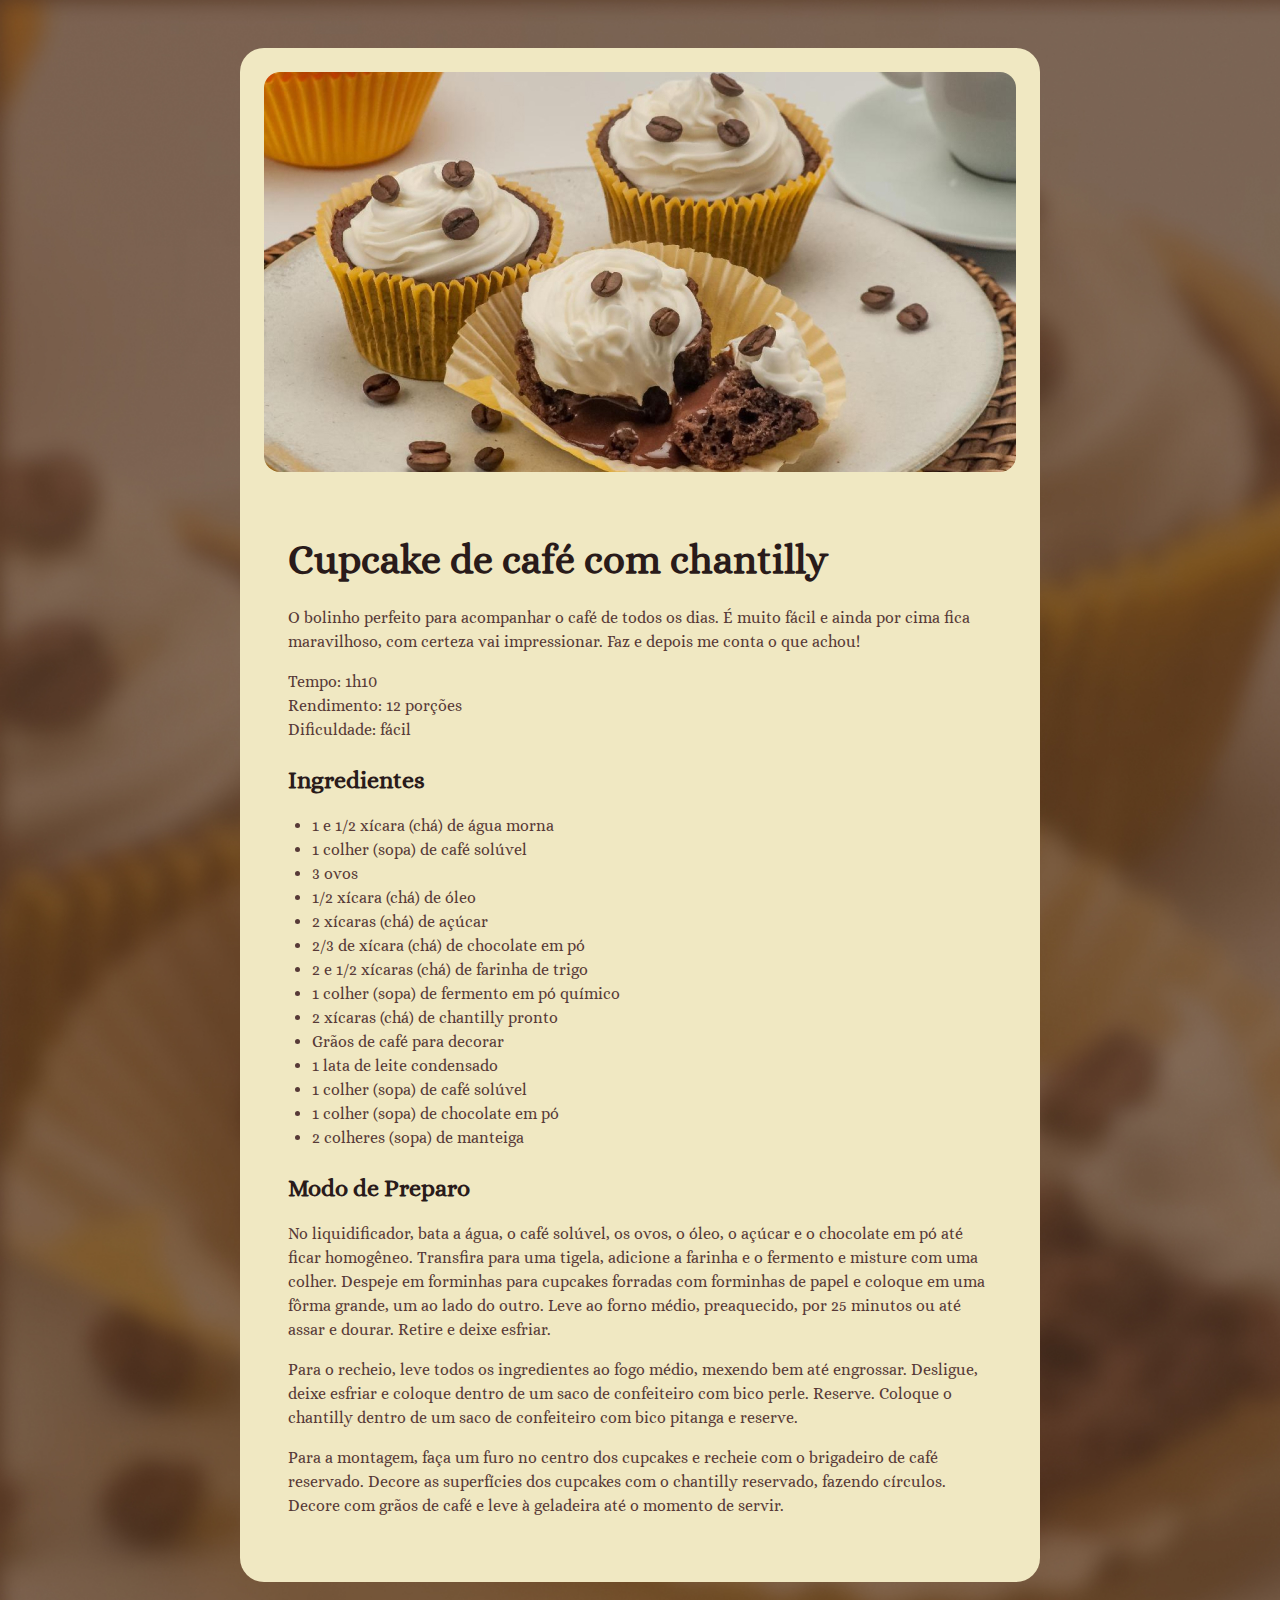
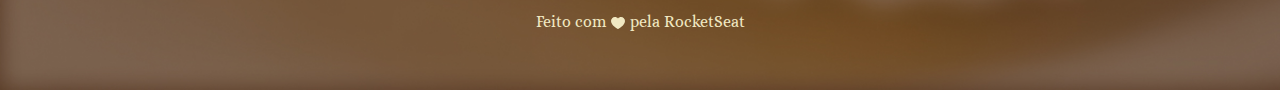
<file: 3. Projeto Receita/index.html>
<!DOCTYPE html>
<html lang="en">
<head>
    <meta charset="UTF-8">
    <meta name="viewport" content="width=device-width, initial-scale=1.0">
    <title>Receita</title>
    <link rel="stylesheet" href="style.css">
    <link rel="preconnect" href="https://fonts.googleapis.com">
    <link rel="preconnect" href="https://fonts.gstatic.com" crossorigin>
    <link href="https://fonts.googleapis.com/css2?family=Alice&display=swap" rel="stylesheet">

    
</head>
<body>
    <div id="page">
        <img src="./assets/main-image.jpg" alt="Imagem de um cupcake">
    <main>        
        <section id="about"></section>
        <h1>Cupcake de café com chantilly</h1>
        <p>O bolinho perfeito para acompanhar o café de todos os dias. É muito fácil e ainda por cima fica maravilhoso, com certeza vai impressionar. Faz e depois me conta o que achou!</p>
        <p>
            Tempo: 1h10 <br>
            Rendimento: 12 porções <br>
            Dificuldade: fácil
        </p>
        <section id="ingredients"></section>
        <h2>Ingredientes</h2>
        <ul>
            <li>1 e 1/2 xícara (chá) de água morna</li>
            <li>1 colher (sopa) de café solúvel</li>
            <li>3 ovos</li>
            <li>1/2 xícara (chá) de óleo</li>
            <li>2 xícaras (chá) de açúcar</li>
            <li>2/3 de xícara (chá) de chocolate em pó</li>
            <li>2 e 1/2 xícaras (chá) de farinha de trigo</li>
            <li>1 colher (sopa) de fermento em pó químico</li>
            <li>2 xícaras (chá) de chantilly pronto</li>
            <li>Grãos de café para decorar</li>
            <li>1 lata de leite condensado</li>
            <li>1 colher (sopa) de café solúvel</li>
            <li>1 colher (sopa) de chocolate em pó</li>
            <li>2 colheres (sopa) de manteiga  </li>
        </ul>
        
    
        <section id="preparation">
            <h2>Modo de Preparo</h2>
            <p>
                No liquidificador, bata a água, o café solúvel, os ovos, o óleo, o açúcar e o chocolate em pó até ficar homogêneo. Transfira para uma tigela, adicione a farinha e o fermento e misture com uma colher. Despeje em forminhas para cupcakes forradas com forminhas de papel e coloque em uma fôrma grande, um ao lado do outro. Leve ao forno médio, preaquecido, por 25 minutos ou até assar e dourar. Retire e deixe esfriar.   
            </p>
            <p>Para o recheio, leve todos os ingredientes ao fogo médio, mexendo bem até engrossar. Desligue, deixe esfriar e coloque dentro de um saco de confeiteiro com bico perle. Reserve. Coloque o chantilly dentro de um saco de confeiteiro com bico pitanga e reserve. </p>
            <p>Para a montagem, faça um furo no centro dos cupcakes e recheie com o brigadeiro de café reservado. Decore as superfícies dos cupcakes com o chantilly reservado, fazendo círculos. Decore com grãos de café e leve à geladeira até o momento de servir.</p>

        </section>

    

    </main>

</div>
<footer>Feito com <img src="assets/ph_heart-fill.svg"> pela RocketSeat</footer>
</body>

</html>
</file>
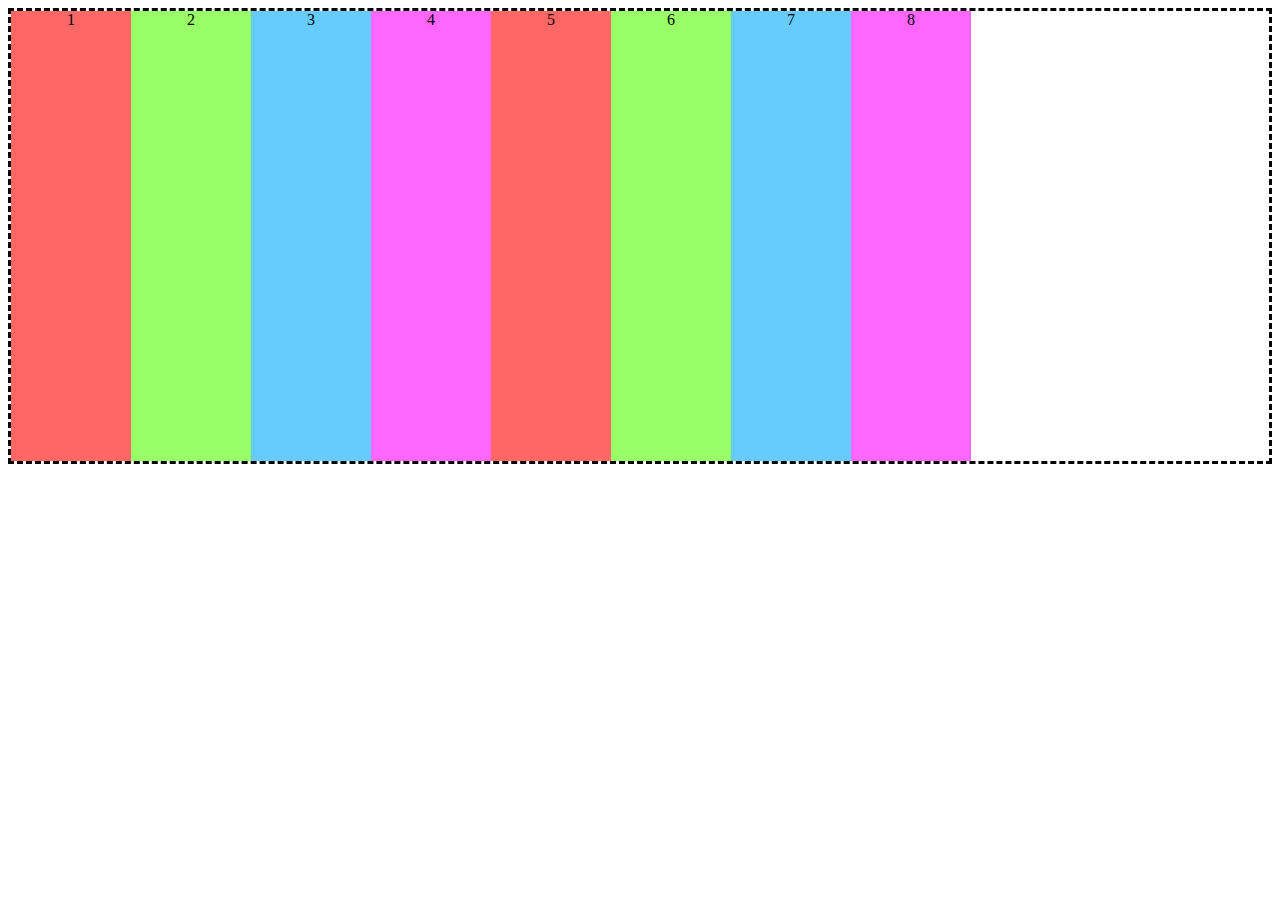
<file: 4. Flexbox/index.html>
<!DOCTYPE html>
<html lang="en">
<head>
    <meta charset="UTF-8">
    <meta name="viewport" content="width=device-width, initial-scale=1.0">
    <title>Test Flexbox</title>
    <link rel="stylesheet" href="style.css">
</head>
<body>
    <div class="container">
        <div class="item">1</div>
        <div class="item">2</div>
        <div class="item">3</div>
        <div class="item">4</div>
        <div class="item">5</div>
        <div class="item">6</div>
        <div class="item">7</div>
        <div class="item">8</div>
    </div>
    
</body>
</html>
</file>
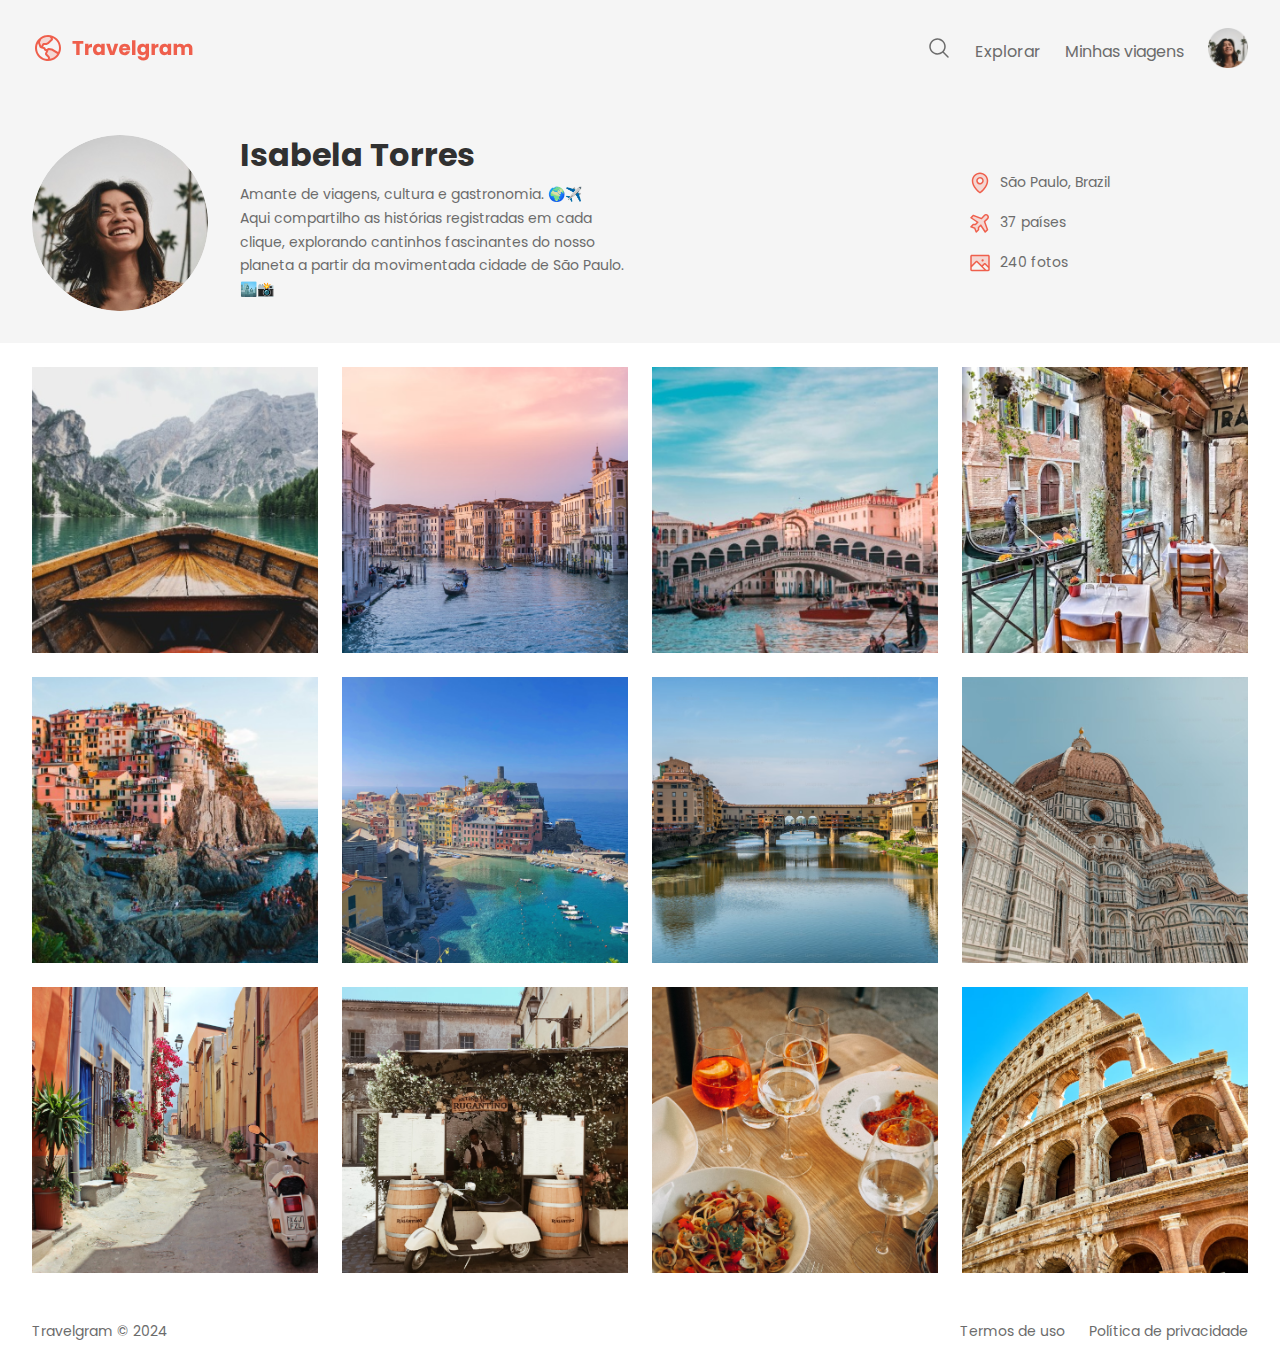
<file: 5. Travelgram/index.html>
<!DOCTYPE html>
<html lang="en">
  <head>
    <meta charset="UTF-8" />
    <meta name="viewport" content="width=device-width, initial-scale=1.0" />
    <title>Travelgram | Perfil de viagens</title>
    <link rel="stylesheet" href="styles/index.css" />
    <link rel="preconnect" href="https://fonts.googleapis.com" />
    <link rel="preconnect" href="https://fonts.gstatic.com" crossorigin />
    <link
      href="https://fonts.googleapis.com/css2?family=Poppins:ital,wght@0,100;0,200;0,300;0,400;0,500;0,600;0,700;0,800;0,900;1,100;1,200;1,300;1,400;1,500;1,600;1,700;1,800;1,900&display=swap"
      rel="stylesheet"
    />
  </head>
  <body>
    <div class="bg-surface-color">
      <nav class="container">
        <a href="#" id="logo">
          <img src="assets/icons/Logo.svg" alt="logomarca" />
        </a>
        <ul id="primary-menu">
          <li>
            <a href="#">
              <img src="assets/icons/MagnifyingGlass.svg" alt="Icone de lupa" />
            </a>
          </li>
          <li><a href="#">Explorar</a></li>
          <li><a href="#">Minhas viagens</a></li>
          <li>
            <a href="#">
              <img
                src="assets/images/Profile pic.png"
                alt="Imagem de Isabela Torres"
              />
            </a>
          </li>
        </ul>
      </nav>
      <header>
        <div class="container">
          <div id="profile">
            <img src="assets/images/Profile pic.png" alt="Imagem de Isabela" />
            <div>
                <h1>Isabela Torres</h1>
                <p>Amante de viagens, cultura e gastronomia. 🌍✈️  <br>
                Aqui compartilho as histórias registradas em cada clique, explorando cantinhos fascinantes do nosso planeta a partir da movimentada cidade de São Paulo. 🏙️📸
                </p>
            </div>
        </div>
            <ul id="info">
                <li>
                    <img src="assets/icons/MapPin.svg" alt="Icone de mapa">
                    <span>São Paulo, Brazil</span>                   
                </li>
                <li>
                    <img src="assets/icons/AirplaneTilt.svg" alt="Icone de Avião">
                    <span>37 países</span>                   
                </li>
                <li>
                    <img src="assets/icons/Image.svg" alt="Icone de Imagem">
                    <span>240 fotos</span>                   
                </li>
            </ul>     
        
        </div>
      </header>
    </div>

    <main class="container">
        <img src="assets/images/Image 01.png" alt="">
        <img src="assets/images/Image 02.png" alt="">
        <img src="assets/images/Image 03.png" alt="">
        <img src="assets/images/Image 04.png" alt="">
        <img src="assets/images/Image 05.png" alt="">
        <img src="assets/images/Image 06.png" alt="">
        <img src="assets/images/Image 07.png" alt="">
        <img src="assets/images/Image 08.png" alt="">
        <img src="assets/images/Image 09.png" alt="">
        <img src="assets/images/Image 10.png" alt="">
        <img src="assets/images/Image 11.png" alt="">
        <img src="assets/images/Image 12.png" alt="">

    </main>
    <footer class="container">
        <span>Travelgram &copy; 2024</span>
        <span>Termos de uso</span>
        <span>Política de privacidade</span>
    </footer>
  </body>

</html>
</file>
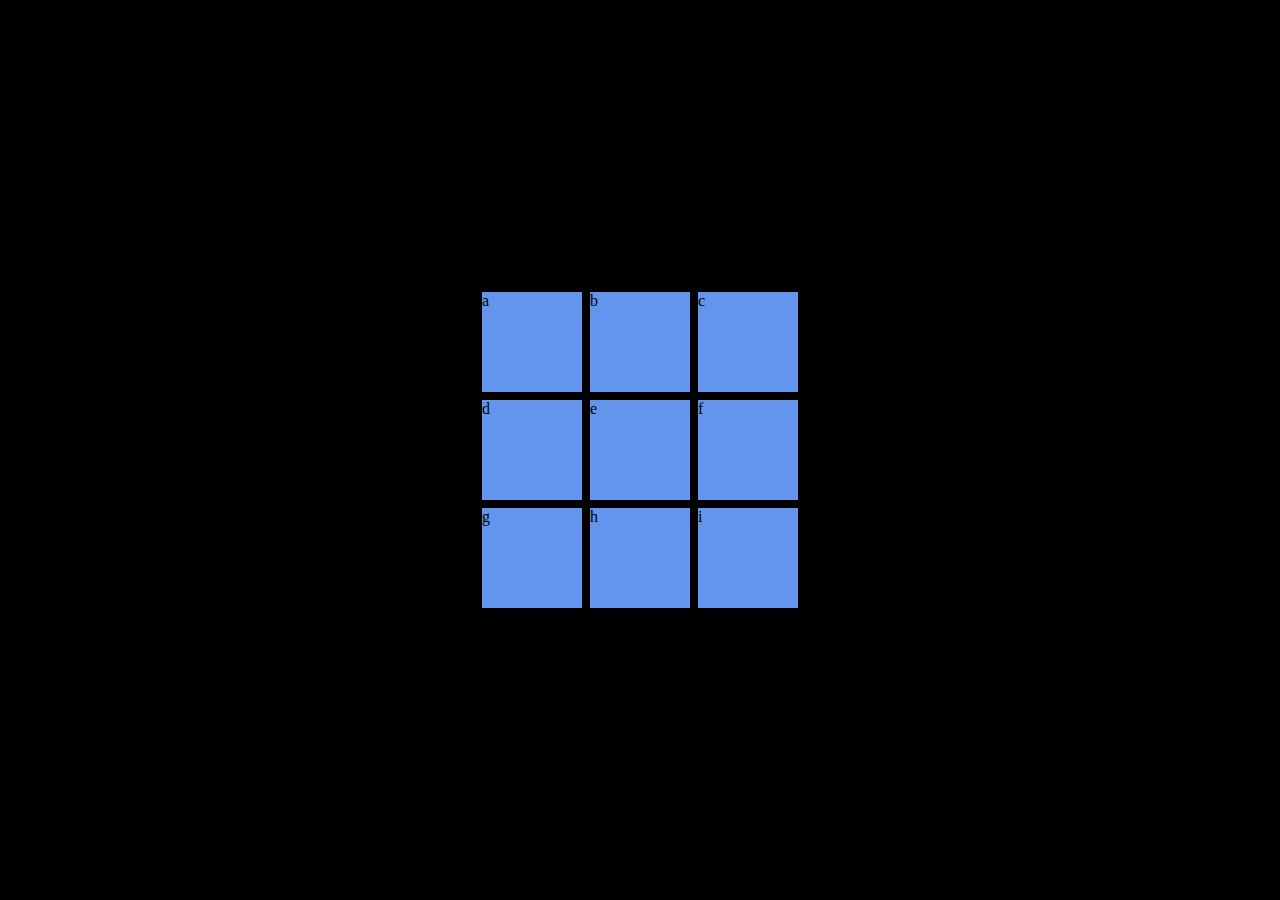
<file: 6. GRID/index.html>
<!DOCTYPE html>
<html lang="en">
<head>
    <meta charset="UTF-8">
    <meta name="viewport" content="width=device-width, initial-scale=1.0">
    <title>Document</title>
    <link rel="stylesheet" href="style.css">
</head>
<body>
    <div class="grid">
        <div>a</div>
        <div>b</div>
        <div>c</div>
        <div>d</div>
        <div>e</div>
        <div>f</div>
        <div>g</div>
        <div>h</div>
        <div>i</div>       
    </div>
    
</body>
</html>
</file>
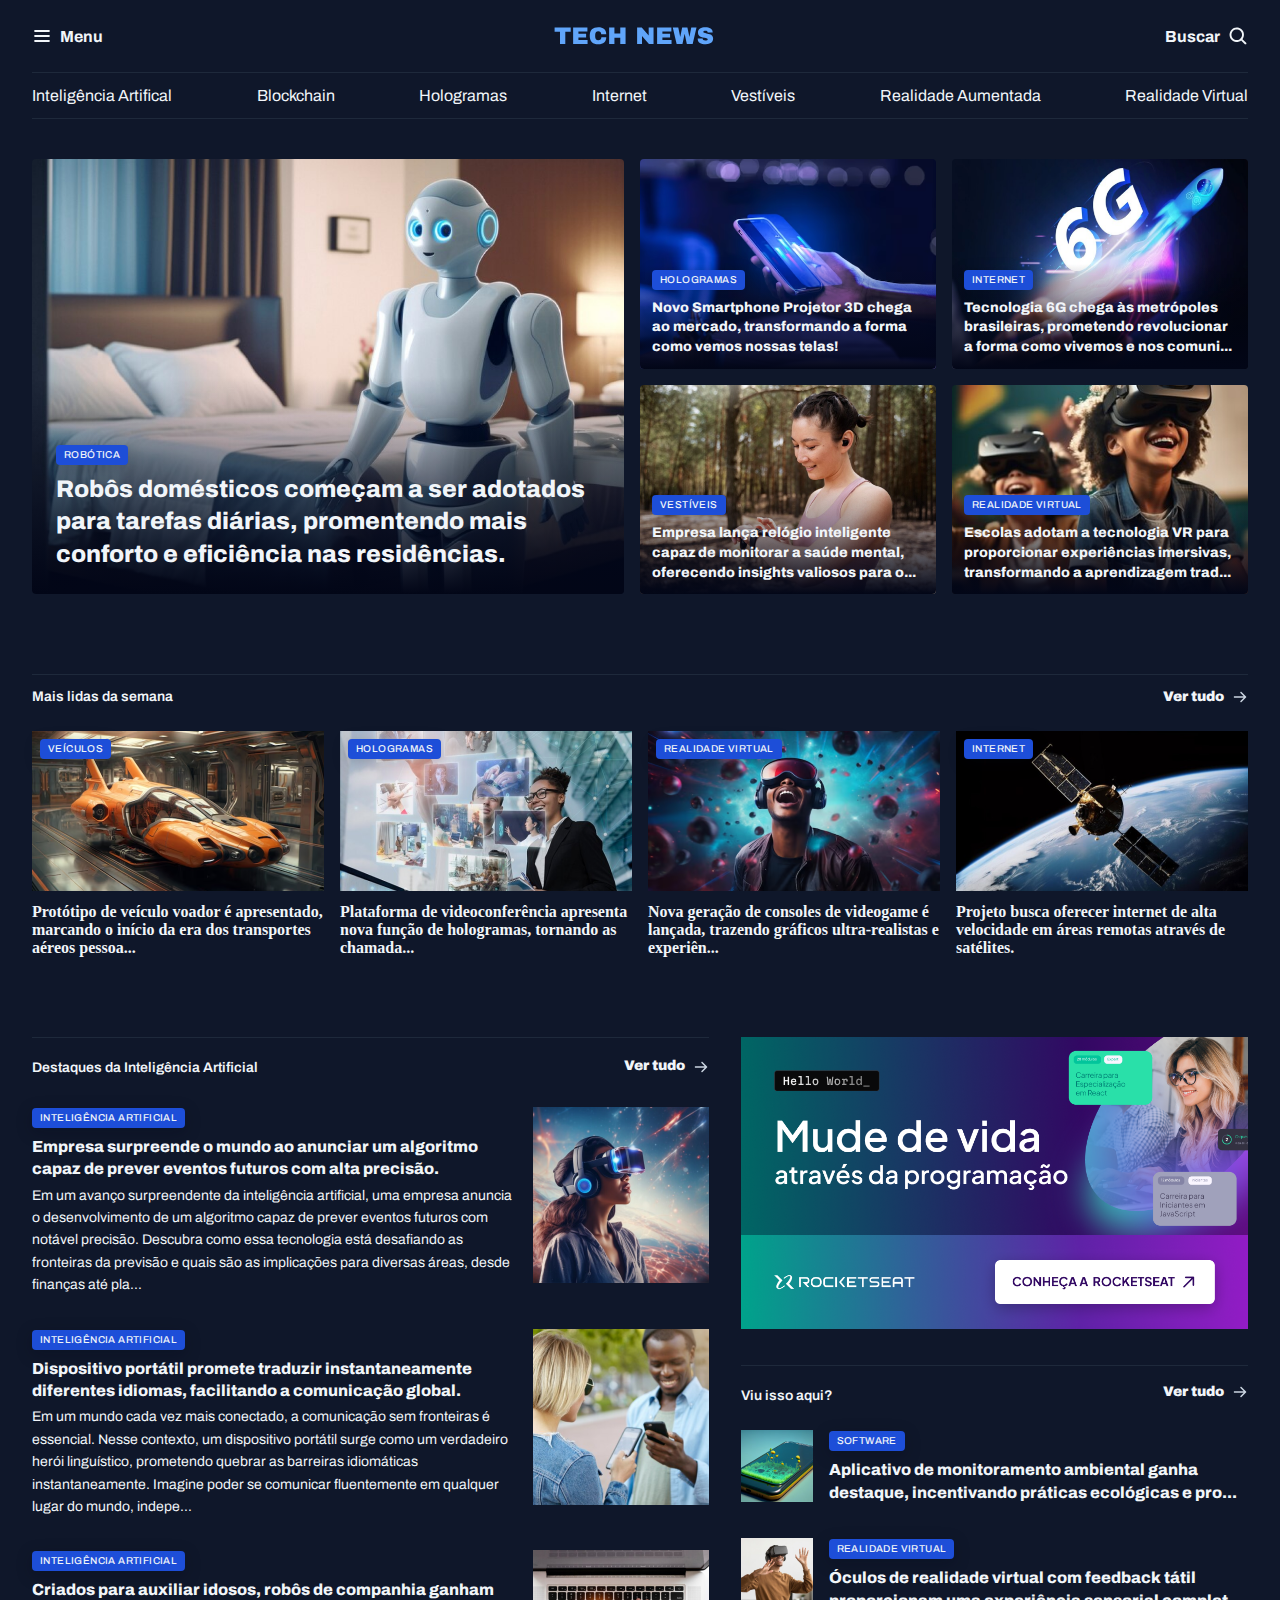
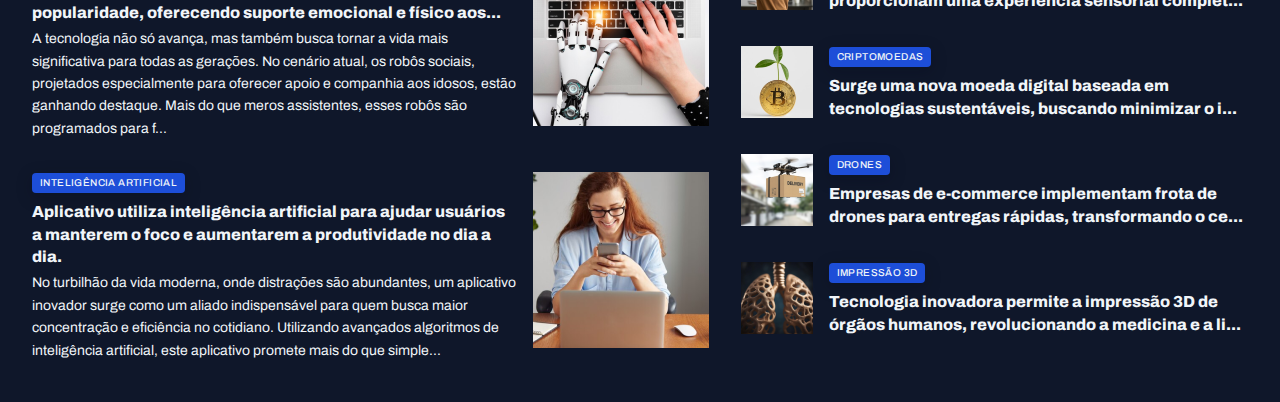
<file: 7. Projeto Portal Noticias/index.html>
<!DOCTYPE html>
<html lang="en">
  <head>
    <meta charset="UTF-8" />
    <meta name="viewport" content="width=device-width, initial-scale=1.0" />
    <title>Portal de notícias</title>
    <link rel="stylesheet" href="./styles/index.css" />
    <link rel="preconnect" href="https://fonts.googleapis.com" />
    <link rel="preconnect" href="https://fonts.gstatic.com" crossorigin />
    <link
      href="https://fonts.googleapis.com/css2?family=Archivo:ital,wght@0,100..900;1,100..900&display=swap"
      rel="stylesheet"
    />
  </head>
  <body>
    <header class="container">
      <nav id="primary" class="grid grid-flow-col">
        <div>
          <img src="assets/icons/List.svg" alt="iconde de menu" />
          <strong>Menu</strong>
        </div>
        <div>
          <img src="assets/Logo.svg" alt="TechNews logo" />
        </div>
        <div>
          <strong>Buscar</strong>
          <img src="assets/icons/MagnifyingGlass.svg" alt="Icone de pesquisa" />
        </div>
      </nav>
      <nav id="secondary" class="grid grid-flow-col">
        <a href="#">Inteligência Artifical</a>
        <a href="#">Blockchain</a>
        <a href="#">Hologramas</a>
        <a href="#">Internet</a>
        <a href="#">Vestíveis</a>
        <a href="#">Realidade Aumentada</a>
        <a href="#">Realidade Virtual</a>
      </nav>
    </header>
    <main class="grid container">
      <section id="featured" class="grid grid-flow-col gap-16">
        <figure class="card">
          <img src="assets/images/Image 01.png" alt="" />
          <figcaption>
            <span class="content-tag">robótica</span>
            <h2 class="text-2xl">
              Robôs domésticos começam a ser adotados para tarefas diárias,
              promentendo mais conforto e eficiência nas residências.
            </h2>
          </figcaption>
        </figure>
        <div class="grid grid-cols-2 gap-16">
          <figure class="card">
            <img src="assets/images/Image 02.png" alt="" />
            <figcaption>
              <span class="content-tag">Hologramas</span>
              <h2 class="text-lg">
                Novo Smartphone Projetor 3D chega ao mercado, transformando a
                forma como vemos nossas telas!
              </h2>
            </figcaption>
          </figure>
          <figure class="card">
            <img src="assets/images/Image 03.png" alt="" />
            <figcaption>
              <span class="content-tag">internet</span>
              <h2 class="text-lg">
                Tecnologia 6G chega às metrópoles brasileiras, prometendo
                revolucionar a forma como vivemos e nos comuni...
              </h2>
            </figcaption>
          </figure>
          <figure class="card">
            <img src="assets/images/Image 04.png" alt="" />
            <figcaption>
              <span class="content-tag">Vestíveis</span>
              <h2 class="text-lg">
                Empresa lança relógio inteligente capaz de monitorar a saúde
                mental, oferecendo insights valiosos para o...
              </h2>
            </figcaption>
          </figure>
          <figure class="card">
            <img src="assets/images/Image 05.png" alt="" />
            <figcaption>
              <span class="content-tag">Realidade Virtual</span>
              <h2 class="text-lg">
                Escolas adotam a tecnologia VR para proporcionar experiências
                imersivas, transformando a aprendizagem trad...
              </h2>
            </figcaption>
          </figure>
        </div>
      </section>
      <section id="weekly">
        <header class="grid grid-flow-col">
          <h3>Mais lidas da semana</h3>
          <a href="#" class="grid grid-flow-col">
            <strong>Ver tudo</strong>
            <span></span>
          </a>
        </header>
        <div class="grid gap-16">
          <figure>
            <span class="content-tag">veículos</span>
            <img src="assets/images/Image 06.png" alt="">
            <p>Protótipo de veículo voador é apresentado, marcando o início da era dos transportes aéreos pessoa...</p>
          </figure>
          <figure>
            <span class="content-tag">Hologramas</span>
            <img src="assets/images/Image 07.png" alt="">
            <p>Plataforma de videoconferência apresenta nova função de hologramas, tornando as chamada...</p>
          </figure>
          <figure>
            <span class="content-tag">Realidade Virtual</span>
            <img src="assets/images/Image 08.png" alt="">
            <p>Nova geração de consoles de videogame é lançada, trazendo gráficos ultra-realistas e experiên...</p>
          </figure>
          <figure>
            <span class="content-tag">Internet</span>
            <img src="assets/images/Image 09.png" alt="">
            <p>Projeto busca oferecer internet de alta velocidade em áreas remotas através de satélites.</p>
          </figure>
        </div>
      </section>
      <section id="ai">
        <header class="grid grid-flow-col">
          <h3>Destaques da Inteligência Artificial</h3>
          <a href="#" class="grid grid-flow-col">
            <strong>Ver tudo</strong>
            <span></span>
          </a>
        </header>
          <div class="grid gap-32">
          <article class="grid grid-flow-col gap-16">
            <div>
              <span class="content-tag">Inteligência Artificial</span>
              <h3 class="text-xl">
                Empresa surpreende o mundo ao anunciar um algoritmo capaz de prever eventos futuros com alta precisão.
              </h3>
              <p class="text-sm">
                Em um avanço surpreendente da inteligência artificial, uma empresa anuncia o desenvolvimento de um algoritmo capaz de prever eventos futuros com notável precisão. Descubra como essa tecnologia está desafiando as fronteiras da previsão e quais são as implicações para diversas áreas, desde finanças até pla...
              </p>
            </div>
            <div>
              <img src="assets/images/Image 10.png" alt="">
            </div>

          </article>
          <article class="grid grid-flow-col gap-16">
            <div>
              <span class="content-tag">Inteligência Artificial</span>
              <h3 class="text-xl">
                Dispositivo portátil promete traduzir instantaneamente diferentes idiomas, facilitando a comunicação global.
              </h3>
              <p class="text-sm">
                Em um mundo cada vez mais conectado, a comunicação sem fronteiras é essencial. Nesse contexto, um dispositivo portátil surge como um verdadeiro herói linguístico, prometendo quebrar as barreiras idiomáticas instantaneamente. Imagine poder se comunicar fluentemente em qualquer lugar do mundo, indepe...
              </p>
            </div>
            <div>
              <img src="assets/images/Image 11.png" alt="">
            </div>

          </article>
          <article class="grid grid-flow-col gap-16">
            <div>
              <span class="content-tag">Inteligência Artificial</span>
              <h3 class="text-xl">
                Criados para auxiliar idosos, robôs de companhia ganham popularidade, oferecendo suporte emocional e físico aos...
              </h3>
              <p class="text-sm">
                A tecnologia não só avança, mas também busca tornar a vida mais significativa para todas as gerações. No cenário atual, os robôs sociais, projetados especialmente para oferecer apoio e companhia aos idosos, estão ganhando destaque. Mais do que meros assistentes, esses robôs são programados para f...
              </p>
            </div>
            <div>
              <img src="assets/images/Image 12.png" alt="">
            </div>

          </article>
          <article class="grid grid-flow-col gap-16">
            <div>
              <span class="content-tag">Inteligência Artificial</span>
              <h3 class="text-xl">
                Aplicativo utiliza inteligência artificial para ajudar usuários a manterem o foco e aumentarem a produtividade no dia a dia.

              </h3>
              <p class="text-sm">
                No turbilhão da vida moderna, onde distrações são abundantes, um aplicativo inovador surge como um aliado indispensável para quem busca maior concentração e eficiência no cotidiano. Utilizando avançados algoritmos de inteligência artificial, este aplicativo promete mais do que simple...
              </p>
            </div>
            <div>
              <img src="assets/images/Image 13.png" alt="">
            </div>

          </article>
          </div>
      </section>
        <aside>
          <div id="ads">
            <img src="assets/Ads.png" alt="">
          </div>
          <section id="more">
            <header class="grid grid-flow-col">
              <h3>Viu isso aqui?</h3>
              <a href="#" class="grid grid-flow-col">
                <strong>Ver tudo</strong>
                <span></span>
              </a>
            </header>
            <div class="grid gap-32">
              <article class="grid grid-flow-col gap-16">
                <div>
                  <img src="assets/images/Image 14.png" alt="">
                </div> 
                <div>
                  <span class="content-tag">Software</span>
                  <h3 class="text-xl">
                    Aplicativo de monitoramento ambiental ganha destaque, incentivando práticas ecológicas e pro...
                  </h3>
                  
                </div>
              </article>
              <article class="grid grid-flow-col gap-16">
                <div>
                  <img src="assets/images/Image 15.png" alt="">
                </div> 
                <div>
                  <span class="content-tag">Realidade Virtual</span>
                  <h3 class="text-xl">
                    Óculos de realidade virtual com feedback tátil proporcionam uma experiência sensorial complet...
                  </h3>
                  
                </div>
              </article>  
              <article class="grid grid-flow-col gap-16">
                <div>
                  <img src="assets/images/Image 16.png" alt="">
                </div> 
                <div>
                  <span class="content-tag">Criptomoedas</span>
                  <h3 class="text-xl">
                    Surge uma nova moeda digital baseada em tecnologias sustentáveis, buscando minimizar o i...
                  </h3>
                  
                </div>
              </article>  
              <article class="grid grid-flow-col gap-16">
                <div>
                  <img src="assets/images/Image 17.png" alt="">
                </div> 
                <div>
                  <span class="content-tag">Drones</span>
                  <h3 class="text-xl">
                    Empresas de e-commerce implementam frota de drones para entregas rápidas, transformando o ce...
                  </h3>
                  
                </div>
              </article>  
              <article class="grid grid-flow-col gap-16">
                <div>
                  <img src="assets/images/Image 18.png" alt="">
                </div> 
                <div>
                  <span class="content-tag">Impressão 3D</span>
                  <h3 class="text-xl">
                    Tecnologia inovadora permite a impressão 3D de órgãos humanos, revolucionando a medicina e a li...
                  </h3>
                  
                </div>
              </article>    
            </div>

          </section>
        </aside>
      
    </main>
  </body>
</html>
</file>
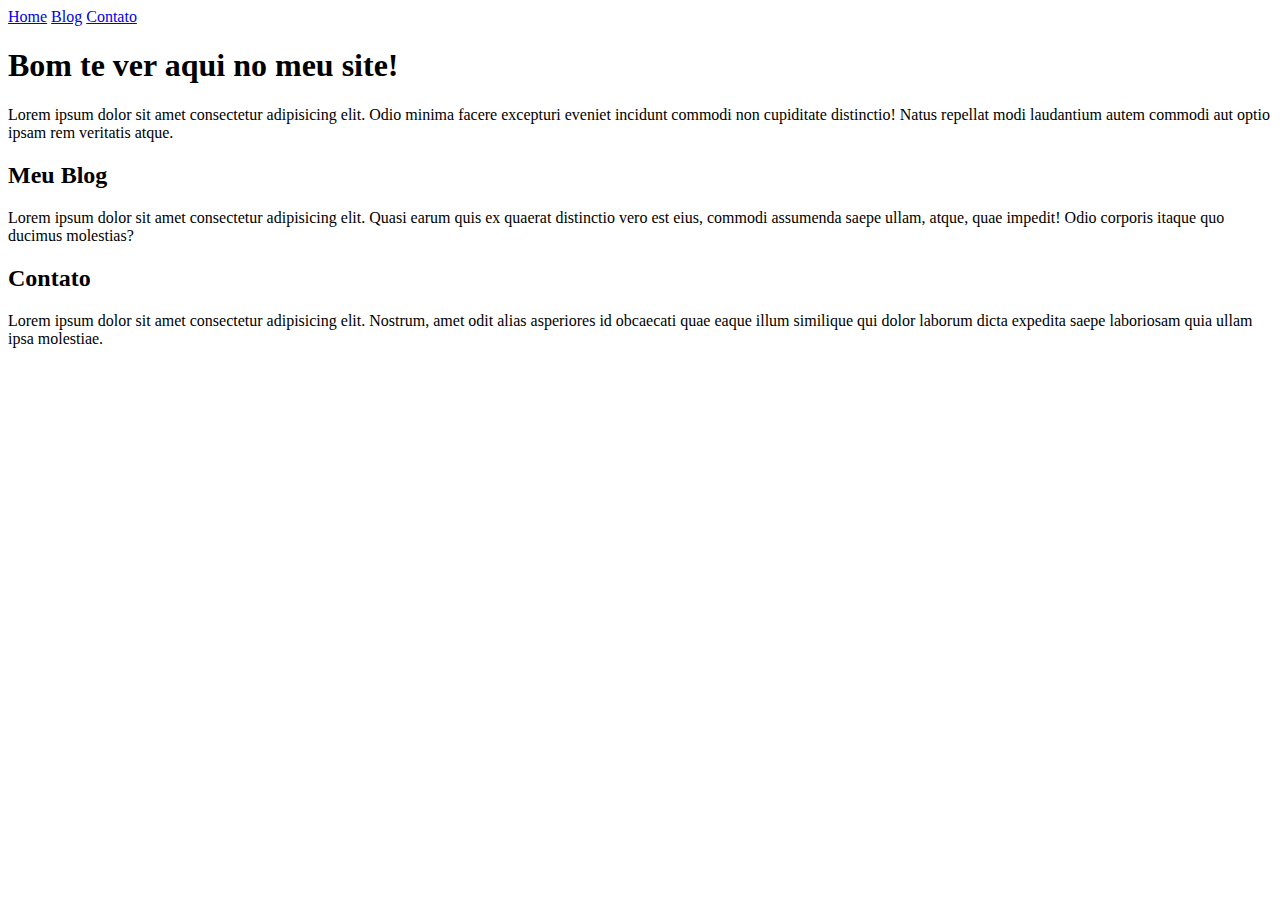
<file: 1. Aulas_HTML/Html_01/index.html>
<!DOCTYPE html>
<html lang="en">
<head>
    <meta charset="UTF-8">
    <meta name="viewport" content="width=device-width, initial-scale=1.0">
    <title>Projeto 1 - RocketSeat</title>
</head>
<body>
    <nav>
        <a href="#home">Home</a>
        <a href="#blog">Blog</a>
        <a href="#contato">Contato</a>
    </nav>
    <main>
        <section id="home"></section>
        <h1>Bom te ver aqui no meu site!</h1>
        <p>Lorem ipsum dolor sit amet consectetur adipisicing elit. Odio minima facere excepturi eveniet incidunt commodi non cupiditate distinctio! Natus repellat modi laudantium autem commodi aut optio ipsam rem veritatis atque.</p>
        <section id="blog"></section>
        <h2>Meu Blog</h2>
        <p>Lorem ipsum dolor sit amet consectetur adipisicing elit. Quasi earum quis ex quaerat distinctio vero est eius, commodi assumenda saepe ullam, atque, quae impedit! Odio corporis itaque quo ducimus molestias?</p>
        <section id="contato"></section>
        <h2>Contato</h2>
        <p>Lorem ipsum dolor sit amet consectetur adipisicing elit. Nostrum, amet odit alias asperiores id obcaecati quae eaque illum similique qui dolor laborum dicta expedita saepe laboriosam quia ullam ipsa molestiae.</p>

    </main>
</body>
</html>
</file>
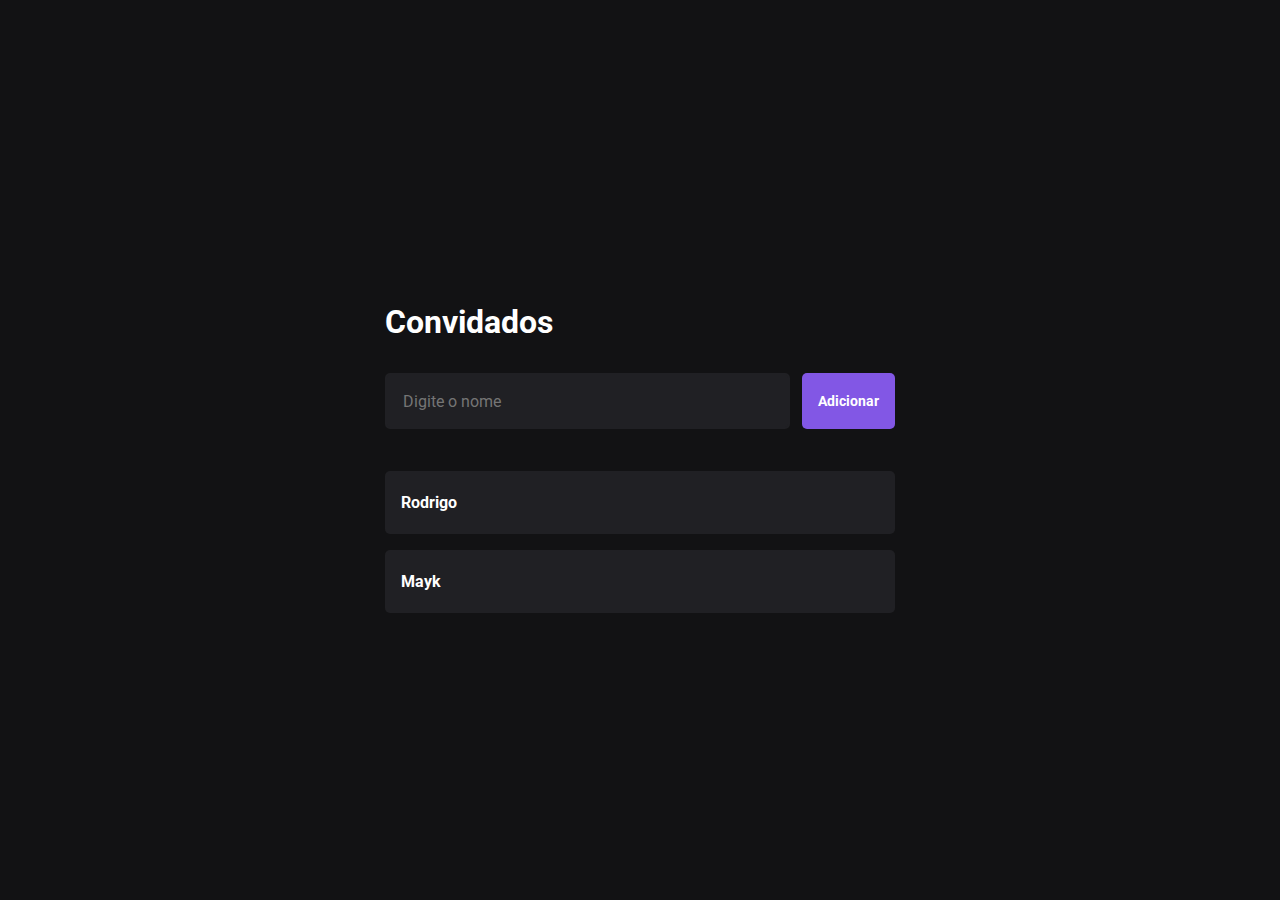
<file: 10. DOM/template/index.html>
<!DOCTYPE html>
<html lang="en">
  <head>
    <meta charset="UTF-8" />
    <meta name="viewport" content="width=device-width, initial-scale=1.0" />

    <link rel="stylesheet" href="styles.css" />

    <title>Aulas de Javascript</title>
  </head>
  <body>
    <main>
      <h1>Convidados</h1>

      <form>
        <input type="text" placeholder="Digite o nome" id="name" />
        <button type="submit" id="btn" class="button">Adicionar</button>
      </form>

      <ul>
        <li id="guest-1" class="guest">
          <span>Rodrigo</span>
        </li>

        <li id="guest-2" class="guest">
          <span>Mayk</span>
        </li>
      </ul>
    </main>

    <script src="scripts.js"></script>
  </body>
</html>
</file>
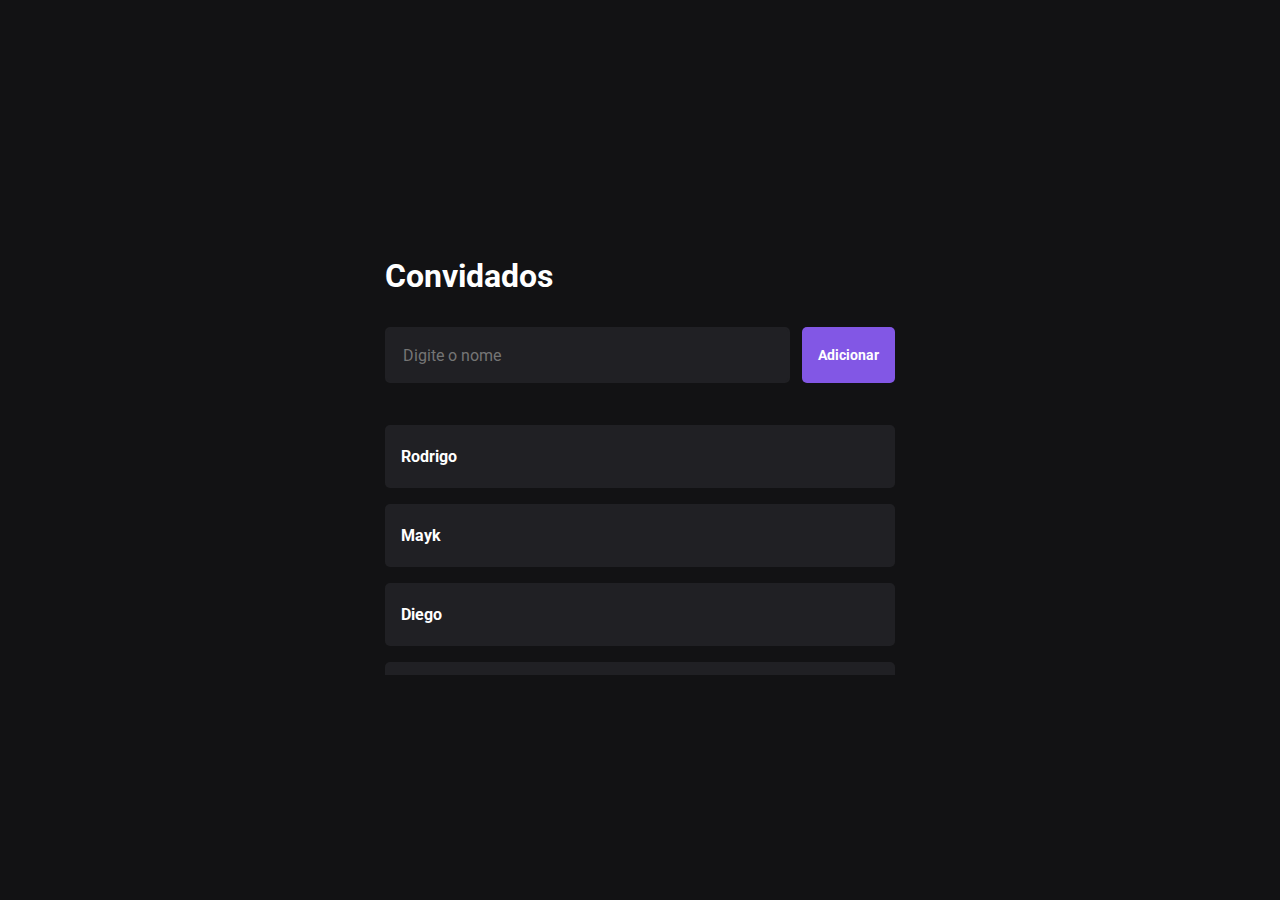
<file: 11. DOM/eventos/index.html>
<!DOCTYPE html>
<html lang="en">
  <head>
    <meta charset="UTF-8" />
    <meta name="viewport" content="width=device-width, initial-scale=1.0" />

    <link rel="stylesheet" href="styles.css" />

    <title>Aulas de Javascript</title>
  </head>
  <body>
    <main>
      <h1>Convidados</h1>

      <form>
        <input type="text" placeholder="Digite o nome" id="name" />
        <button type="submit" id="btn" class="button">Adicionar</button>
      </form>

      <ul>
        <li id="guest-1" class="guest">
          <span>Rodrigo</span>
        </li>

        <li id="guest-2" class="guest">
          <span>Mayk</span>
        </li>

        <li id="guest-2" class="guest">
          <span>Diego</span>
        </li>

        <li id="guest-2" class="guest">
          <span>Tamires</span>
        </li>

        <li id="guest-2" class="guest">Lara</li>

        <li id="guest-2" class="guest">
          <span>Vini</span>
        </li>
        <li id="guest-2" class="guest">
          <span>Rennan</span>
        </li>
      </ul>
    </main>

    <script src="scripts.js"></script>
  </body>
</html>
</file>
<file: 3. Projeto Receita/style.css>
:root {
    font-family: "Alice", serif;
    line-height: 150%;
    color: #573A37;
}

img {
    border-radius: 16px;
}

#page {
    box-sizing: border-box;
    padding: 24px;
    width: 800px;
    background-color: #F0E8C2;
    border-radius: 24px;
    margin: 48px auto 28px;
    
    
}

body {
    background-image: url("./assets/bgimage.jpg");
    background-size: cover;
}

main {
    padding: 24px;

}

section + section {
    margin-top: 24px;
}

#about p + p {
    margin-top: 12px;
}

h1 {
    line-height: 140%;
    font-size: 40px;
   
}

h2 {
    font-size: 24px;

}

h1, h2 {
    color: #291B1A;
    margin-bottom: 4px;
    line-height: 150%;
}

ul {
    padding-left: 24px;
}

footer {
    color: #F0E8C2;
    text-align: center;
    padding-bottom: 48px;
}

footer img {
    vertical-align: middle;
}
</file>
<file: 4. Flexbox/style.css>
.container {
    border: dashed;
    display: flex;
    height: 50vh;
   
   
       
}

.item {
    --hue: 0;
    text-align: center;
    background-color: hsl(var(--hue), 100%, 70%);
    flex-basis: 120px;
}

.container :nth-child(1) {
    --hue: 0;
    background-color: hsl(var(--hue), 100%, 70%);
    
}

.container :nth-child(2) {
    --hue: 100;
    background-color: hsl(var(--hue), 100%, 70%);
}

.container :nth-child(3) {
    --hue: 200;
    background-color: hsl(var(--hue), 100%, 70%);
    
}

.container :nth-child(4) {
    --hue: 300;
    background-color: hsl(var(--hue), 100%, 70%);
}

.container :nth-child(5) {
    --hue: 0;
    background-color: hsl(var(--hue), 100%, 70%);
}

.container :nth-child(6) {
    --hue: 100;
    background-color: hsl(var(--hue), 100%, 70%);
}

.container :nth-child(7) {
    --hue: 200;
    background-color: hsl(var(--hue), 100%, 70%);
}

.container :nth-child(8) {
    --hue: 300;
    background-color: hsl(var(--hue), 100%, 70%);
}
</file>
<file: 5. Travelgram/styles/index.css>
@import url(global.css);
@import url(nav.css);
@import url(header.css);
@import url(main.css);
@import url(footer.css);
</file>
<file: 6. GRID/style.css>
* {
    margin: 0;
    box-sizing: border-box;
}

.grid {
    display: grid;
    height: 100vh;
    width: 100vw;
    background-color: black;
    grid-template-columns: repeat(3, 100px);
    grid-template-rows: repeat(3, 100px);
    gap: 8px;
    justify-content: center;
    align-content: center;
    
    

}

.grid > div {
    background-color: cornflowerblue;
}
</file>
<file: 7. Projeto Portal Noticias/styles/index.css>
@import url(global.css);
@import url(header.css);
@import url(utility.css);
@import url(sections.css);
</file>
<file: 10. DOM/template/styles.css>
@import url("https://fonts.googleapis.com/css2?family=Roboto:wght@400;700&display=swap");

* {
  margin: 0;
  padding: 0;
  box-sizing: border-box;
}

body {
  width: 100vw;
  height: 100vh;
  background-color: #121214;

  display: flex;
  justify-content: center;
  align-items: center;
  flex-direction: column;

  font-family: "Roboto", sans-serif;

  padding: 32px;
}

h1,
h2 {
  color: #fff;
  margin: 32px 0;
}

form {
  min-width: 510px;
  display: flex;
  gap: 12px;
}

input {
  flex: 1;
  height: 56px;
  border-radius: 5px;
  border: 2px solid #202024;
  background-color: #202024;
  padding: 16px;
  color: #fff;
  font-size: 16px;

  font-family: "Roboto", sans-serif;
}

input:focus {
  outline: 0;
  border-color: #8234e9;
}

button {
  cursor: pointer;
}

.button {
  height: 56px;
  background-color: #8257e5;
  border-radius: 5px;
  border: none;
  color: #fff;
  font-size: 14px;
  font-weight: bold;

  padding: 0 16px;
  transition: background-color 0.2s;

  font-family: "Roboto", sans-serif;
}

.button:hover {
  background-color: #633bbc;
}

ul {
  list-style-type: none;
  margin-top: 42px;
}

.guest {
  color: #fff;
  font-size: 16px;
  background-color: #202024;

  margin-bottom: 16px;
  padding: 22px 16px;
  border-radius: 5px;

  font-family: "Roboto", sans-serif;
  font-weight: bold;

  display: flex;
  justify-content: space-between;
}

@media (max-width: 420px) {
  form {
    flex-direction: column;
    min-width: 0;
  }
}

.input-error,
.input-error:focus {
  border-color: #e21a43;
}
</file>
<file: 11. DOM/eventos/styles.css>
@import url("https://fonts.googleapis.com/css2?family=Roboto:wght@400;700&display=swap");

* {
  margin: 0;
  padding: 0;
  box-sizing: border-box;
}

::-webkit-scrollbar {
  width: 4px;
}

::-webkit-scrollbar-track {
  background-color: #121214;
}

::-webkit-scrollbar-thumb {
  background-color: #8234e9;
}

body {
  width: 100vw;
  height: 100vh;
  background-color: #121214;

  display: flex;
  justify-content: center;
  align-items: center;
  flex-direction: column;

  font-family: "Roboto", sans-serif;

  padding: 32px;
}

h1,
h2 {
  color: #fff;
  margin: 32px 0;
}

form {
  min-width: 510px;
  display: flex;
  gap: 12px;
}

input {
  flex: 1;
  height: 56px;
  border-radius: 5px;
  border: 2px solid #202024;
  background-color: #202024;
  padding: 16px;
  color: #fff;
  font-size: 16px;

  font-family: "Roboto", sans-serif;
}

input:focus {
  outline: 0;
  border-color: #8234e9;
}

input:disabled {
  opacity: 0.5;
}

button {
  cursor: pointer;
}

.button {
  height: 56px;
  background-color: #8257e5;
  border-radius: 5px;
  border: none;
  color: #fff;
  font-size: 14px;
  font-weight: bold;

  padding: 0 16px;
  transition: background-color 0.2s;

  font-family: "Roboto", sans-serif;
}

.button:hover {
  background-color: #633bbc;
}

ul {
  list-style-type: none;
  margin-top: 42px;

  overflow-y: scroll;
  max-height: 250px;
}

.guest {
  color: #fff;
  font-size: 16px;
  background-color: #202024;

  margin-bottom: 16px;
  padding: 22px 16px;
  border-radius: 5px;

  font-family: "Roboto", sans-serif;
  font-weight: bold;

  display: flex;
  justify-content: space-between;
}

.button-icon {
  background: none;
  border: none;
  color: #555;

  transition: color 0.2s;
}

.button-icon:hover {
  color: #999;
}

@media (max-width: 420px) {
  form {
    flex-direction: column;
    min-width: 0;
  }
}

.input-error,
.input-error:focus {
  border-color: #e21a43;
}
</file>
